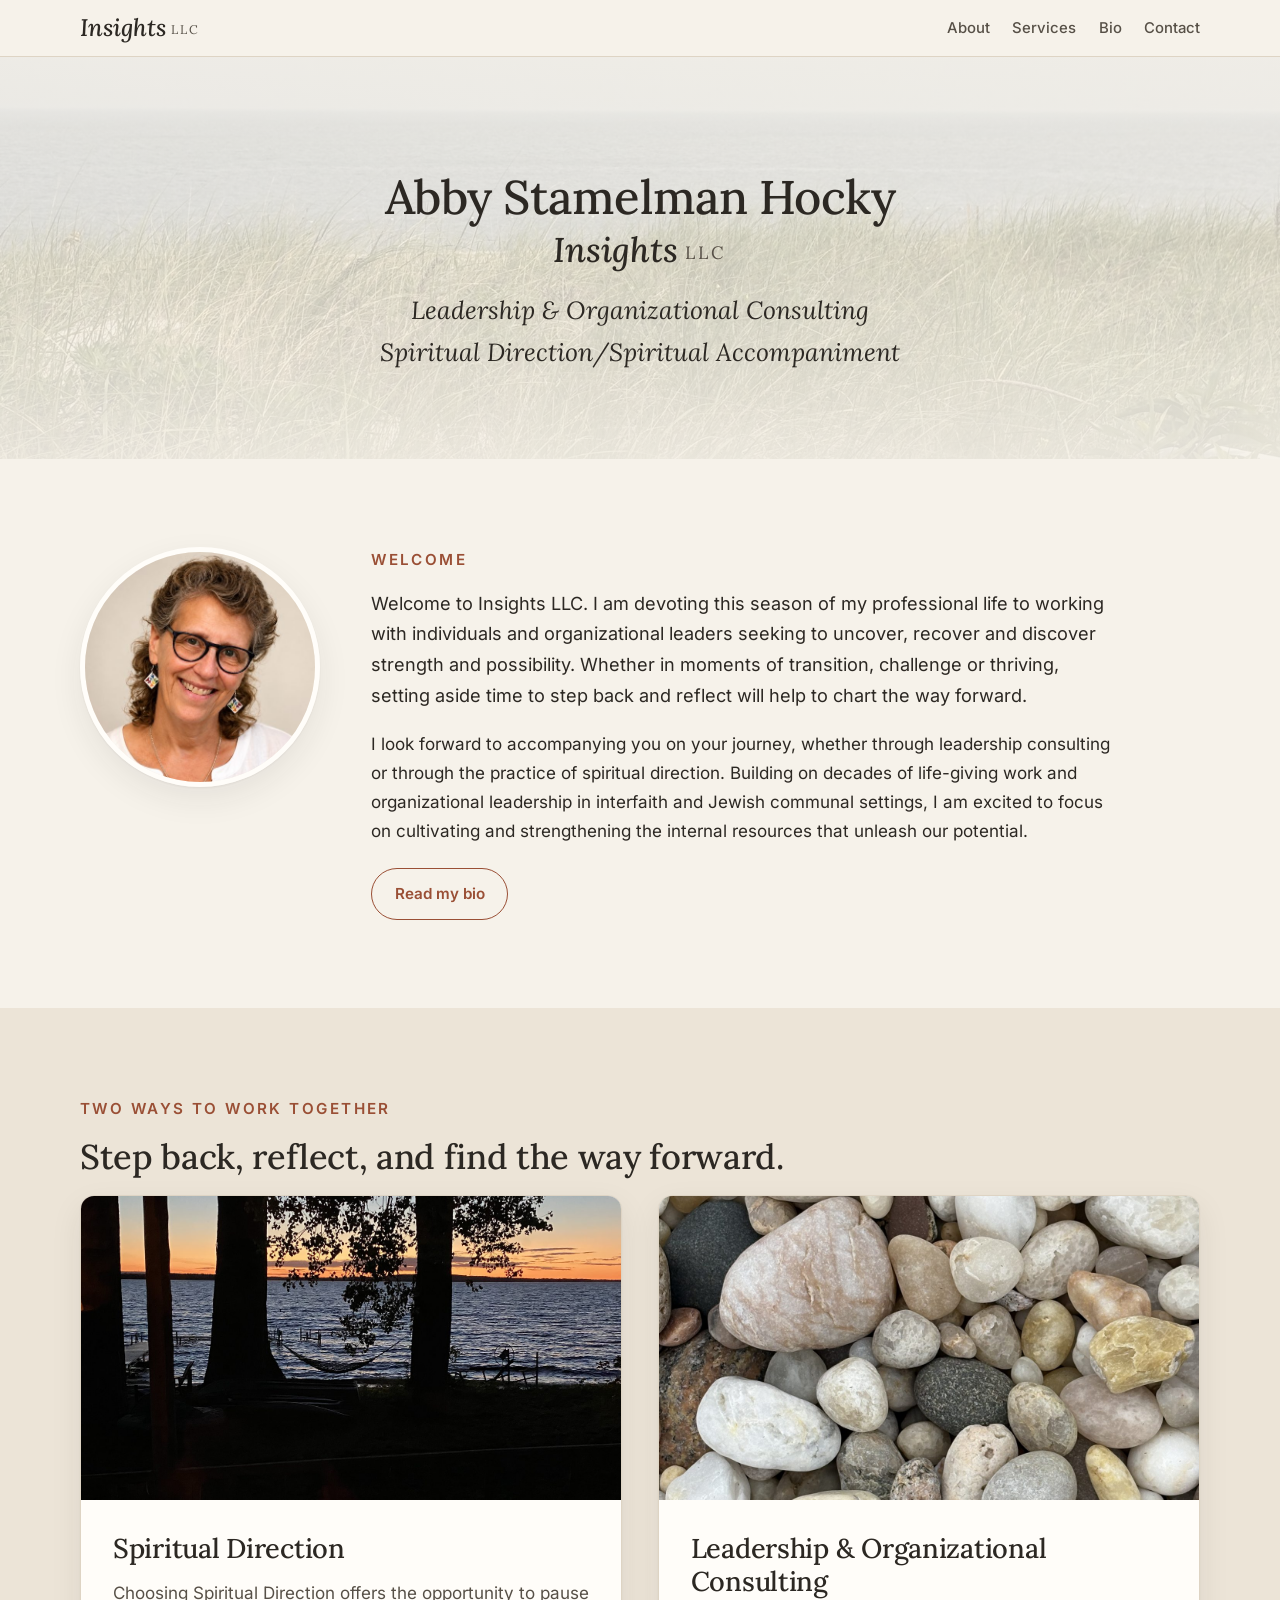
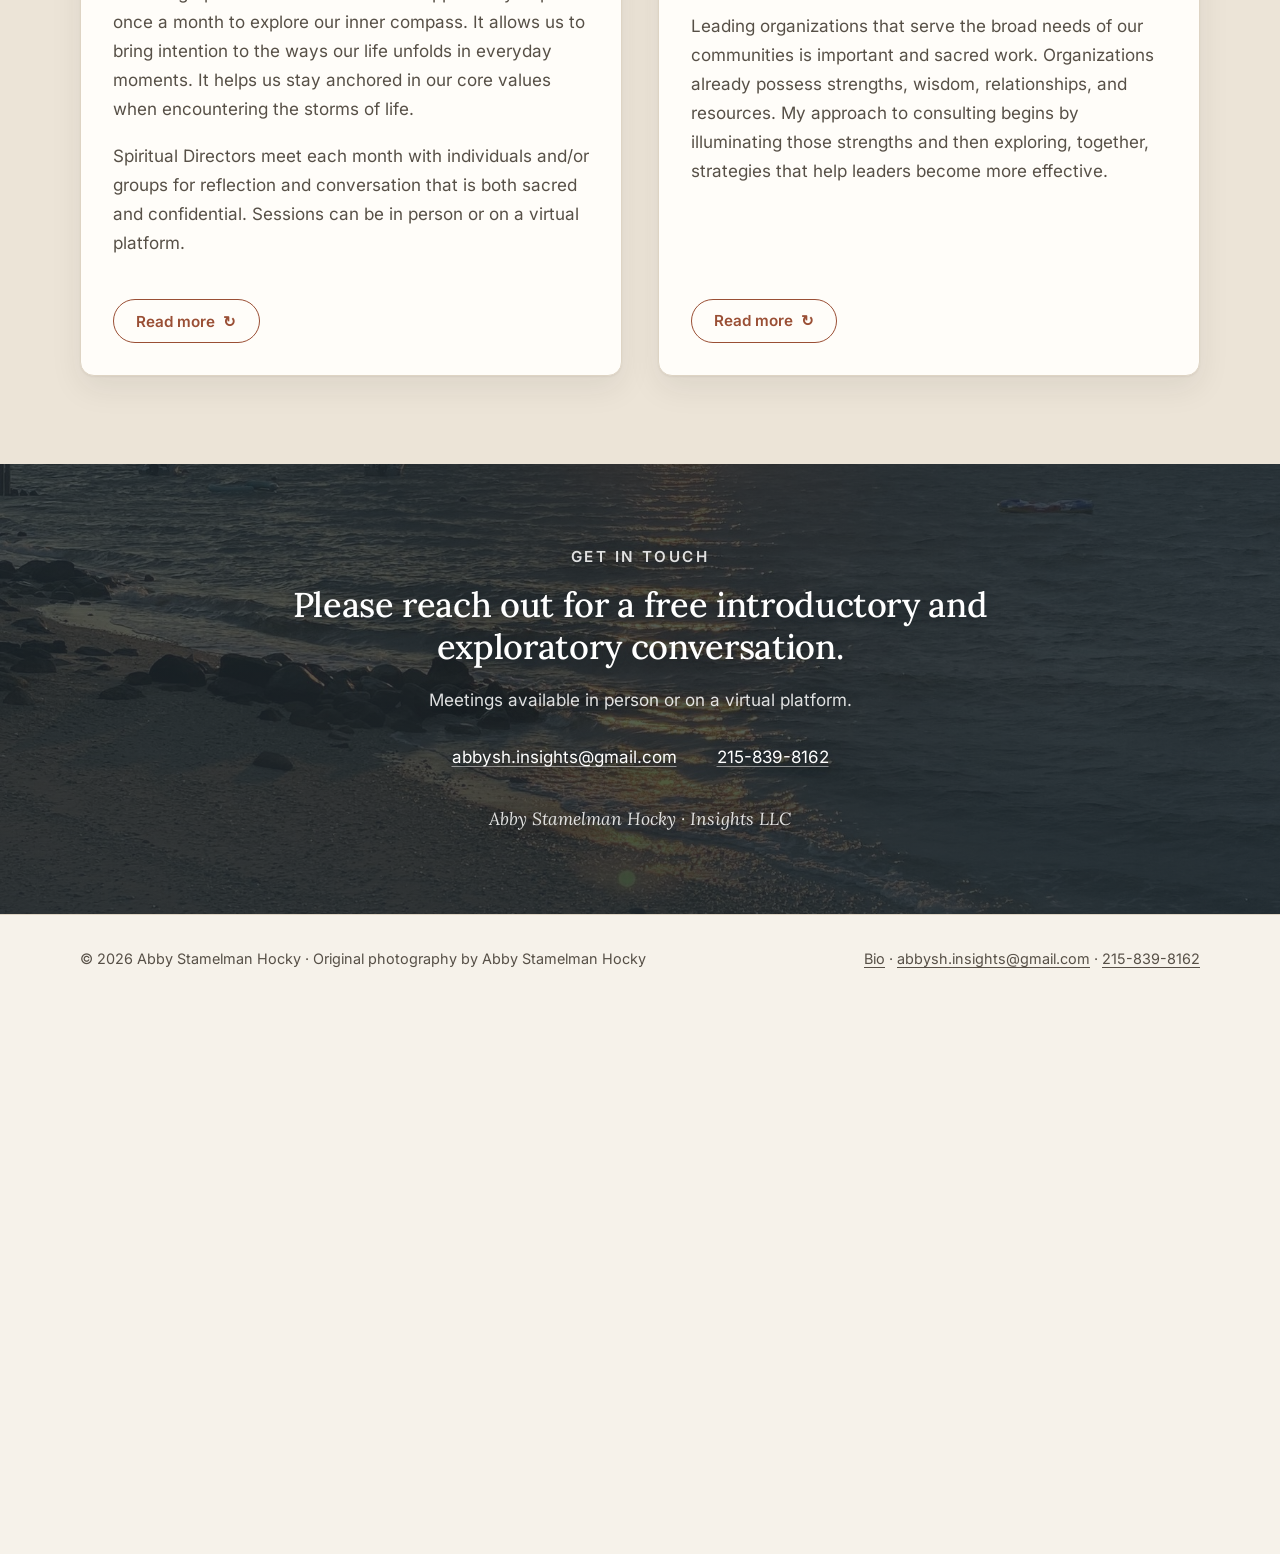
<file: index.html>
<!DOCTYPE html>
<!--
  GENERATED FILE — do not edit.
  This page is built from content.md and _template.html by build.py.
  Edit content.md and run:  python3 build.py
-->
<html lang="en" class="no-js">
<head>
<meta charset="utf-8">
<meta name="viewport" content="width=device-width, initial-scale=1">
<title>Insights LLC — Abby Stamelman Hocky</title>
<meta name="description" content="Insights LLC — Abby Stamelman Hocky. Leadership &amp; organizational consulting, and spiritual accompaniment (spiritual direction) for individuals, groups and organizational leaders.">
<meta name="theme-color" content="#f6f2ea">

<!-- The card shown when the address is texted, posted or pasted. The web
     addresses here must be absolute — a messaging app is reading this page
     from somewhere else entirely, so "images/…" would mean nothing to it.
     build.py works them out from site_url in content.md. -->
<meta property="og:type" content="website">
<meta property="og:site_name" content="Insights LLC">
<meta property="og:url" content="https://ash-insights.com/">
<meta property="og:title" content="Insights LLC — Abby Stamelman Hocky">
<meta property="og:description" content="Leadership &amp; organizational consulting, and spiritual accompaniment, for individuals, groups and organizational leaders.">
<meta property="og:image" content="https://ash-insights.com/images/social-card.jpg">
<meta property="og:image:width" content="1200">
<meta property="og:image:height" content="630">
<meta property="og:image:alt" content="Dune grass above a calm sea, above the words Insights LLC — Abby Stamelman Hocky">
<meta name="twitter:card" content="summary_large_image">
<link rel="canonical" href="https://ash-insights.com/">

<link rel="icon" href="favicon.svg" type="image/svg+xml">
<link rel="preload" href="fonts/inter-latin-400-normal.woff2" as="font" type="font/woff2" crossorigin>
<link rel="preload" href="fonts/lora-latin-500-normal.woff2" as="font" type="font/woff2" crossorigin>
<link rel="stylesheet" href="css/fonts.css">
<link rel="stylesheet" href="css/styles.css">
<script>document.documentElement.className = document.documentElement.className.replace('no-js', 'js');</script>
</head>

<body>
<a class="skip-link" href="#main">Skip to content</a>

<!-- ===================== HEADER ===================== -->
<header class="site-header">
  <div class="wrap">
    <a class="wordmark" href="index.html"><em>Insights</em><span>LLC</span></a>
    <nav class="site-nav" aria-label="Main">
      <ul>
        <li><a href="#about">About</a></li>
        <li><a href="#services">Services</a></li>
        <li><a href="bio.html">Bio</a></li>
        <li><a href="#contact">Contact</a></li>
      </ul>
    </nav>
  </div>
</header>

<main id="main">

  <!-- ===================== HERO ===================== -->
  <section class="hero">
    <div class="hero__media">
      <img src="images/ocean.jpg" alt="">
    </div>
    <div class="wrap hero__inner">
      <h1>Abby Stamelman Hocky</h1>
      <!-- The business name in the wordmark's own lettering, matching the
           header. It is fixed here rather than in content.md for the same
           reason the header wordmark is: it is a logo, not a line of text. -->
      <p class="wordmark name-mark hero__credential"><em>Insights</em><span>LLC</span></p>
      <p class="hero__services">
        <span class="line">Leadership &amp; Organizational Consulting</span><span class="line">Spiritual Direction/Spiritual Accompaniment</span>
      </p>
    </div>
  </section>

  <!-- ===================== WELCOME ===================== -->
  <section class="section" id="about">
    <div class="wrap welcome__grid">
      <div class="portrait">
        <img src="images/headshot.jpg" alt="Portrait of Abby Stamelman Hocky">
      </div>
      <div class="welcome__text">
        <p class="eyebrow">Welcome</p>
        <div class="prose">
          <p>Welcome to Insights LLC. I am devoting this season of my professional life to working with individuals and organizational leaders seeking to uncover, recover and discover strength and possibility. Whether in moments of transition, challenge or thriving, setting aside time to step back and reflect will help to chart the way forward.</p>
          <p>I look forward to accompanying you on your journey, whether through leadership consulting or through the practice of spiritual direction. Building on decades of life-giving work and organizational leadership in interfaith and Jewish communal settings, I am excited to focus on cultivating and strengthening the internal resources that unleash our potential.</p>
        </div>
        <p class="resume-link">
          <a class="btn btn--ghost" href="bio.html">Read my bio</a>
        </p>
      </div>
    </div>
  </section>

  <!-- ===================== SERVICES (FLIP CARDS) ===================== -->
  <section class="section section--band" id="services">
    <div class="wrap">
      <p class="eyebrow">Two ways to work together</p>
      <h2 class="narrow">Step back, reflect, and find the way forward.</h2>

      <div class="cards">

        <!-- ---------- Card one ---------- -->
        <article class="card" data-card>
          <div class="card__inner">

            <div class="card__face card__face--front">
              <div class="card__photo">
                <img src="images/lake.jpg" alt="A hammock strung between trees above a lake at dusk" loading="lazy">
              </div>
              <div class="card__body">
                <h2>Spiritual Direction</h2>
                <div class="prose">
                <p>Choosing Spiritual Direction offers the opportunity to pause once a month to explore our inner compass. It allows us to bring intention to the ways our life unfolds in everyday moments. It helps us stay anchored in our core values when encountering the storms of life.</p>
                <p>Spiritual Directors meet each month with individuals and/or groups for reflection and conversation that is both sacred and confidential. Sessions can be in person or on a virtual platform.</p>
                </div>
                <div class="card__actions">
                  <button class="btn btn--ghost" type="button" data-flip aria-expanded="false">
                    Read more <span aria-hidden="true">↻</span>
                  </button>
                </div>
              </div>
            </div>

            <div class="card__face card__face--back">
              <div class="card__back-scroll">
                <h2>Spiritual Accompaniment</h2>
                <div class="prose">
                <p>Whatever your spiritual or religious expression, your journey has likely taken twists and turns, rich with questions, doubts, and experiences of awe, wonder and mystery. Inviting a practice of Spiritual Accompaniment offers the opportunity for soulful exploration that can awaken new awareness of the resources available in the spiritual dimension of your life.</p>
                <h3>It is my privilege to work with people who are…</h3>
                <ul>
                <li><strong>In interfaith relationships,</strong> who find it valuable to explore what practices or traditions are important to hold onto and what is challenging to let go of;</li>
                <li><strong>Elders,</strong> with many life stories and relationships to reflect upon, treasure, reconcile and/or heal;</li>
                <li><strong>In moments of transition or struggle,</strong> seeking to anchor themselves and explore paths to inner strength and resilience;</li>
                <li><strong>Interested in spiritual accompaniment</strong> for any reason; or</li>
                <li><strong>Interested in participating in a small group</strong> for spiritual reflection. The monthly or semi-monthly schedule and location will be formed around interested participants.</li>
                </ul>
                <blockquote>
                <h4>Fees</h4>
                <p>Fees for hour-long <em>individual sessions</em> or ninety-minute <em>group sessions</em> are offered on a sliding scale. Please reach out for a free introductory and exploratory conversation.</p>
                </blockquote>
                <p><a href="https://www.jewishspirituality.org/kol-dodi-spiritual-director-listings">Read more about the practice of spiritual direction and the IJS training program</a>.</p>
                </div>
                <div class="card__actions">
                  <button class="btn btn--ghost" type="button" data-flip>
                    <span aria-hidden="true">↺</span> Back
                  </button>
                </div>
              </div>
            </div>

          </div>
        </article>

        <!-- ---------- Card two ---------- -->
        <article class="card" data-card>
          <div class="card__inner">

            <div class="card__face card__face--front">
              <div class="card__photo">
                <img src="images/rocks.jpg" alt="Smooth beach stones of many colours resting together" loading="lazy">
              </div>
              <div class="card__body">
                <h2>Leadership &amp; Organizational Consulting</h2>
                <div class="prose">
                <p>Leading organizations that serve the broad needs of our communities is important and sacred work. Organizations already possess strengths, wisdom, relationships, and resources. My approach to consulting begins by illuminating those strengths and then exploring, together, strategies that help leaders become more effective.</p>
                </div>
                <div class="card__actions">
                  <button class="btn btn--ghost" type="button" data-flip aria-expanded="false">
                    Read more <span aria-hidden="true">↻</span>
                  </button>
                </div>
              </div>
            </div>

            <div class="card__face card__face--back">
              <div class="card__back-scroll">
                <h2>Leadership &amp; Organizational Consulting</h2>
                <div class="prose">
                <h3>I bring particular professional expertise to the following focus areas:</h3>
                <ul>
                <li>
                <p><strong>Board &amp; Leadership Development.</strong> Recruiting and fostering strong Board leadership is critical to organizational excellence and integrity. What skills and perspectives are needed to stay in tune with your constituents and advance your organization&rsquo;s unique work? What are the characteristics of exceptional Board members who can maintain values-based decision-making and strong mission alignment?</p>
                <p>Open, honest Board–Staff relationships and communication are essential to effective governance. Navigating healthy conflict and creative tension is also important to strong organizations and sometimes calls for special attention.</p>
                </li>
                <li>
                <p><strong>Building a First-Rate Professional Team.</strong> People are an organization&rsquo;s greatest asset. Recruiting the right personnel and investing in your team can help ensure that you carry out your mission with integrity and vitality. At times, consultation on challenging or sensitive personnel issues is needed.</p>
                </li>
                <li>
                <p><strong>Planning for Succession.</strong> Leadership and founder transitions can be destabilizing. How do you plan and prepare thoughtfully for major professional and Board leadership transitions? How can you optimize the strength and stability offered by long-term leadership while creating a pathway for future growth?</p>
                <p>Even strong leadership can give rise to natural tensions and challenges, including resistance to change. Thoughtful attention to these dynamics can help organizations navigate transition with greater clarity and confidence.</p>
                </li>
                <li>
                <p><strong>Organizational Partnership &amp; Collaboration.</strong> Cultivating strong partnerships — with shared understanding and a clear division of responsibility — can be challenging. At the same time, collaborative models can enhance collective impact and make better use of resources. Periodically reviewing a partnership can clarify shared commitments and leadership responsibilities while strengthening ongoing communication and relationships.</p>
                </li>
                <li>
                <p><strong>Expanding Revenue &amp; Sharing Resources.</strong> There is great benefit in periodically assessing your organization&rsquo;s resource development capacity and strategies. Is there an opportunity to generate new, mission-aligned ideas for expanding revenue streams?</p>
                <p>Discovering creative ways to share overhead expenses, especially in hybrid work environments, can also free up resources to advance your core mission.</p>
                </li>
                <li>
                <p><strong>Engaging Community in Vibrant Religious &amp; Spiritual Life.</strong> There could not be a better time for spiritual communities to experiment with new ways of cultivating community, connection, and belonging. How can religious leaders and congregations listen more deeply to the emerging needs of their members? How might they respond creatively to a growing desire for meaning, connection, and spiritual vitality?</p>
                </li>
                </ul>
                <blockquote>
                <h4>Fees</h4>
                <p>An hourly or project-based fee will be determined once the scope of the consultation is defined. Please reach out for a free introductory and exploratory conversation.</p>
                </blockquote>
                </div>
                <div class="card__actions">
                  <button class="btn btn--ghost" type="button" data-flip>
                    <span aria-hidden="true">↺</span> Back
                  </button>
                </div>
              </div>
            </div>

          </div>
        </article>

      </div>
    </div>
  </section>

  <!-- ===================== CONTACT ===================== -->
  <section class="contact" id="contact">
    <div class="contact__media">
      <img src="images/sunset.jpg" alt="" loading="lazy">
    </div>
    <div class="wrap contact__inner">
      <div class="narrow">
        <p class="eyebrow eyebrow--light">Get in touch</p>
        <h2>Please reach out for a free introductory and exploratory conversation.</h2>
        <div class="prose">
          <p>Meetings available in person or on a virtual platform.</p>
        </div>
        <ul class="contact__details">
          <li><a href="mailto:abbysh.insights@gmail.com">abbysh.insights@gmail.com</a></li>
          <li><a href="tel:+12158398162">215-839-8162</a></li>
        </ul>
        <p class="contact__signoff">Abby Stamelman Hocky · Insights LLC</p>
      </div>
    </div>
  </section>

</main>

<!-- ===================== FOOTER ===================== -->
<footer class="site-footer">
  <div class="wrap">
    <p>&copy; <span id="year">2026</span> Abby Stamelman Hocky · Original photography by Abby Stamelman Hocky</p>
    <p><a href="bio.html">Bio</a> · <a href="mailto:abbysh.insights@gmail.com">abbysh.insights@gmail.com</a> · <a href="tel:+12158398162">215-839-8162</a></p>
  </div>
</footer>

<script src="js/main.js"></script>
</body>
</html>
</file>
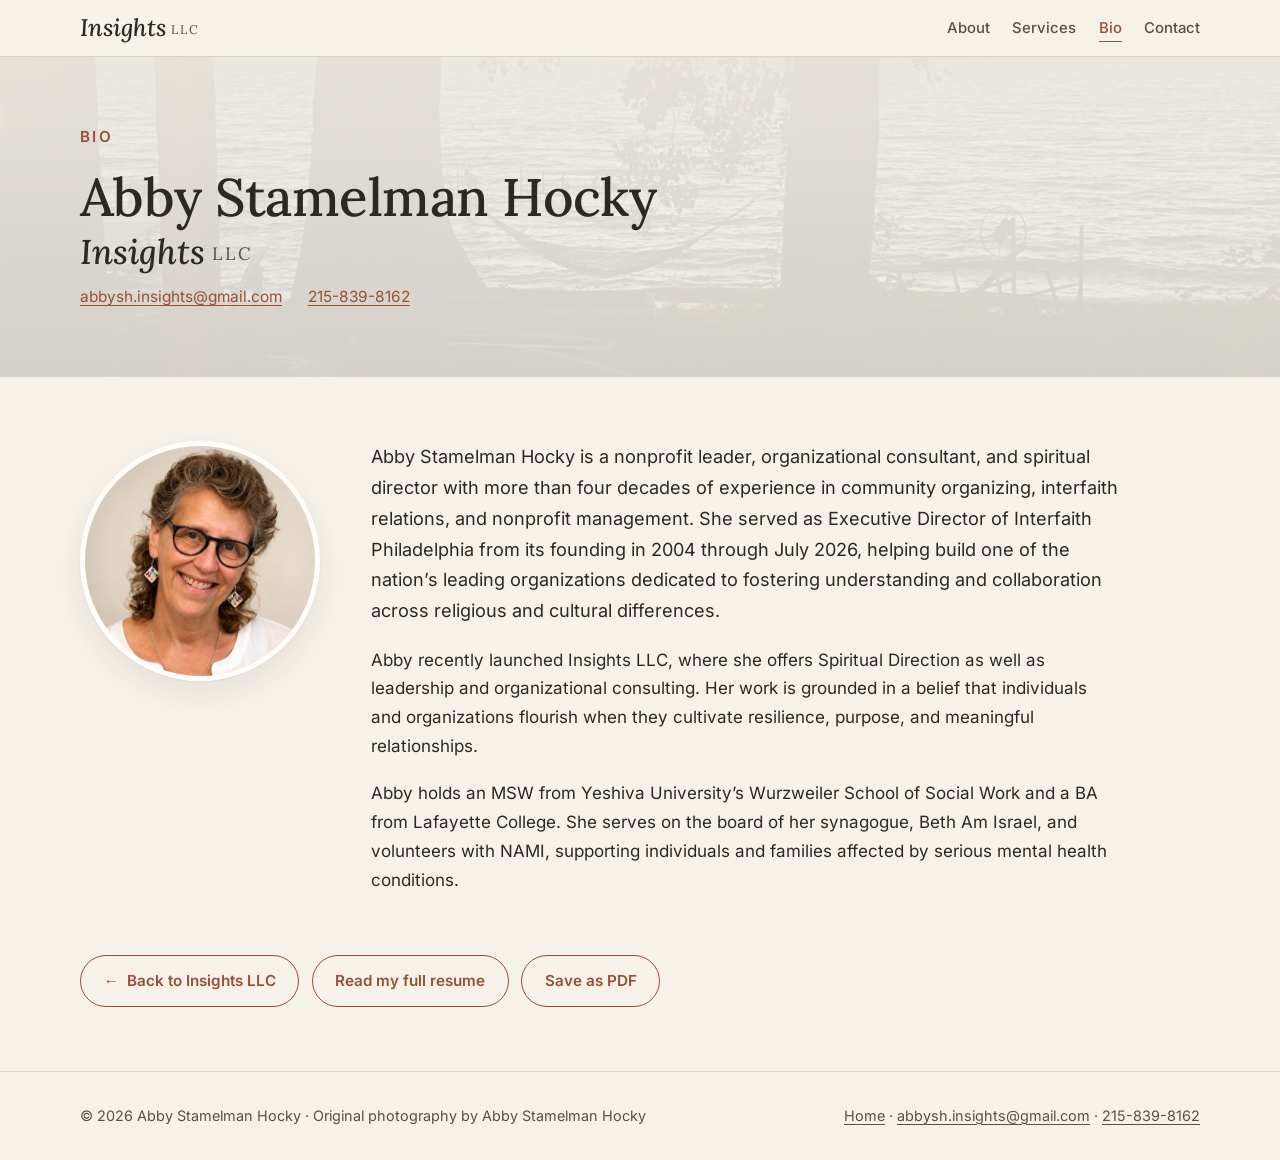
<file: bio.html>
<!DOCTYPE html>
<html lang="en" class="no-js">
<head>
<meta charset="utf-8">
<meta name="viewport" content="width=device-width, initial-scale=1">
<title>Bio — Abby Stamelman Hocky · Insights LLC</title>
<meta name="description" content="Abby Stamelman Hocky is a nonprofit leader, organizational consultant and spiritual director with more than four decades of experience in community organizing, interfaith relations and nonprofit management.">
<meta name="theme-color" content="#f6f2ea">

<!-- The card shown when the address of this page is texted, posted or pasted.
     These addresses are written out in full on purpose — a messaging app is
     reading the page from elsewhere, so "images/…" would mean nothing to it.
     On the main page the same tags are built from content.md instead. -->
<meta property="og:type" content="profile">
<meta property="og:site_name" content="Insights LLC">
<meta property="og:url" content="https://ash-insights.com/bio.html">
<meta property="og:title" content="Bio — Abby Stamelman Hocky">
<meta property="og:description" content="Abby Stamelman Hocky is a nonprofit leader, organizational consultant and spiritual director with more than four decades of experience in community organizing, interfaith relations and nonprofit management.">
<meta property="og:image" content="https://ash-insights.com/images/social-card.jpg">
<meta property="og:image:width" content="1200">
<meta property="og:image:height" content="630">
<meta property="og:image:alt" content="Dune grass above a calm sea, above the words Insights LLC — Abby Stamelman Hocky">
<meta name="twitter:card" content="summary_large_image">
<link rel="canonical" href="https://ash-insights.com/bio.html">

<link rel="icon" href="favicon.svg" type="image/svg+xml">
<link rel="preload" href="fonts/inter-latin-400-normal.woff2" as="font" type="font/woff2" crossorigin>
<link rel="preload" href="fonts/lora-latin-500-normal.woff2" as="font" type="font/woff2" crossorigin>
<link rel="stylesheet" href="css/fonts.css">
<link rel="stylesheet" href="css/styles.css">
<script>document.documentElement.className = document.documentElement.className.replace('no-js', 'js');</script>
</head>

<body>
<a class="skip-link" href="#main">Skip to content</a>

<!-- ===================== HEADER ===================== -->
<header class="site-header">
  <div class="wrap">
    <a class="wordmark" href="index.html"><em>Insights</em><span>LLC</span></a>
    <nav class="site-nav" aria-label="Main">
      <ul>
        <li><a href="index.html#about">About</a></li>
        <li><a href="index.html#services">Services</a></li>
        <li><a href="bio.html" aria-current="page">Bio</a></li>
        <li><a href="index.html#contact">Contact</a></li>
      </ul>
    </nav>
  </div>
</header>

<main id="main">

  <!-- ===================== PAGE HEAD ===================== -->
  <section class="page-head">
    <div class="page-head__media">
      <img src="images/lake.jpg" alt="" width="1400" height="1050">
    </div>
    <div class="wrap page-head__inner">
      <p class="eyebrow">Bio</p>
      <h1>Abby Stamelman Hocky</h1>
      <p class="wordmark name-mark page-head__mark"><em>Insights</em><span>LLC</span></p>
      <ul class="page-head__contact">
        <li><a href="mailto:abbysh.insights@gmail.com">abbysh.insights@gmail.com</a></li>
        <li><a href="tel:+12158398162">215-839-8162</a></li>
      </ul>
    </div>
  </section>

  <!-- ===================== BIO ===================== -->
  <div class="wrap bio">
    <div class="welcome__grid">
      <div class="portrait">
        <img src="images/headshot.jpg" alt="Portrait of Abby Stamelman Hocky">
      </div>
      <div class="welcome__text">
        <div class="prose">
          <p>Abby Stamelman Hocky is a nonprofit leader, organizational consultant, and
            spiritual director with more than four decades of experience in community
            organizing, interfaith relations, and nonprofit management. She served as
            Executive Director of Interfaith Philadelphia from its founding in 2004
            through July 2026, helping build one of the nation&rsquo;s leading organizations
            dedicated to fostering understanding and collaboration across religious and
            cultural differences.</p>

          <p>Abby recently launched Insights LLC, where she offers Spiritual Direction as
            well as leadership and organizational consulting. Her work is grounded in a
            belief that individuals and organizations flourish when they cultivate
            resilience, purpose, and meaningful relationships.</p>

          <p>Abby holds an MSW from Yeshiva University&rsquo;s Wurzweiler School of Social Work
            and a BA from Lafayette College. She serves on the board of her synagogue,
            Beth Am Israel, and volunteers with NAMI, supporting individuals and families
            affected by serious mental health conditions.</p>
        </div>
      </div>
    </div>

    <p class="back-link">
      <a class="btn btn--ghost" href="index.html"><span aria-hidden="true">←</span> Back to Insights LLC</a>
      <a class="btn btn--ghost" href="resume.html">Read my full resume</a>
      <!-- Opens the browser's own print dialog, where "Save as PDF" is one of
           the destinations. Hidden when JavaScript is unavailable, since it
           would do nothing. -->
      <button class="btn btn--ghost" type="button" data-print>Save as PDF</button>
    </p>
  </div>
</main>

<!-- ===================== FOOTER ===================== -->
<footer class="site-footer">
  <div class="wrap">
    <p style="margin:0">&copy; <span id="year">2026</span> Abby Stamelman Hocky · Original photography by Abby Stamelman Hocky</p>
    <p style="margin:0"><a href="index.html">Home</a> · <a href="mailto:abbysh.insights@gmail.com">abbysh.insights@gmail.com</a> · <a href="tel:+12158398162">215-839-8162</a></p>
  </div>
</footer>

<script src="js/main.js"></script>
</body>
</html>
</file>
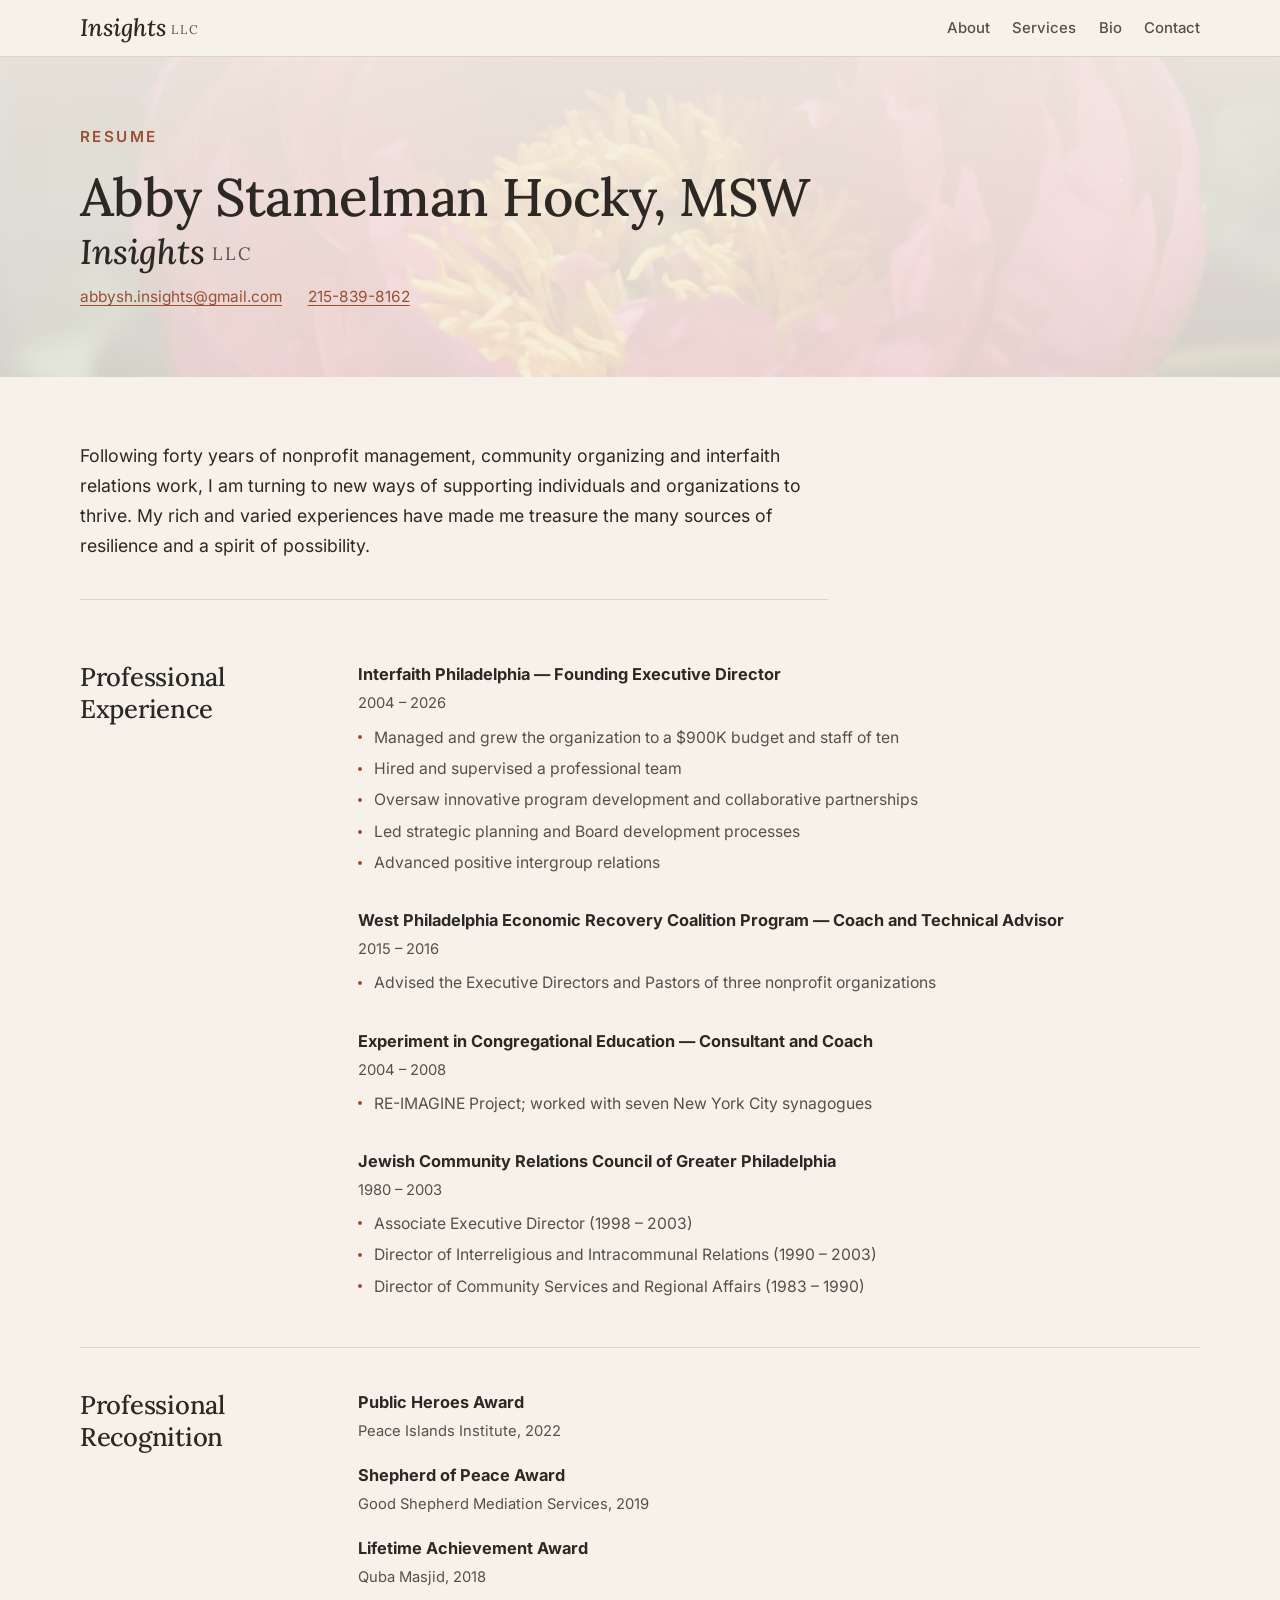
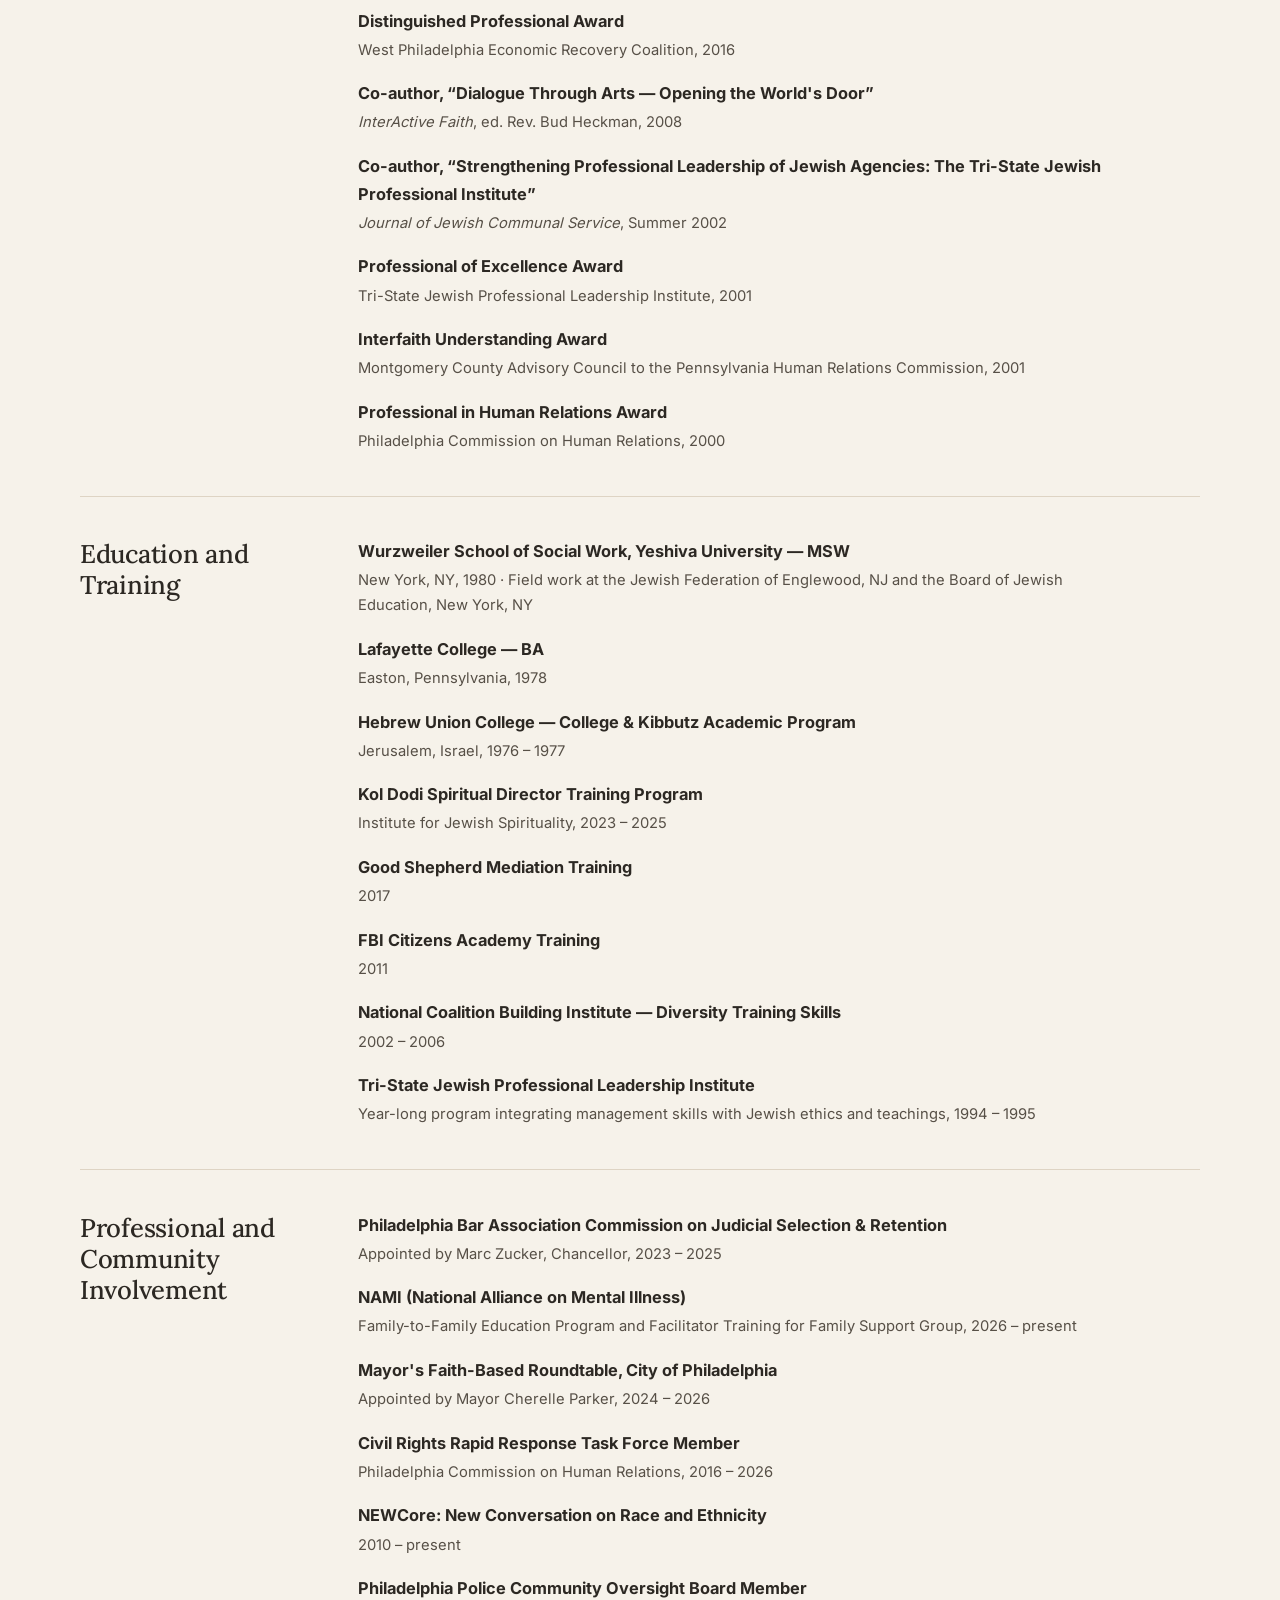
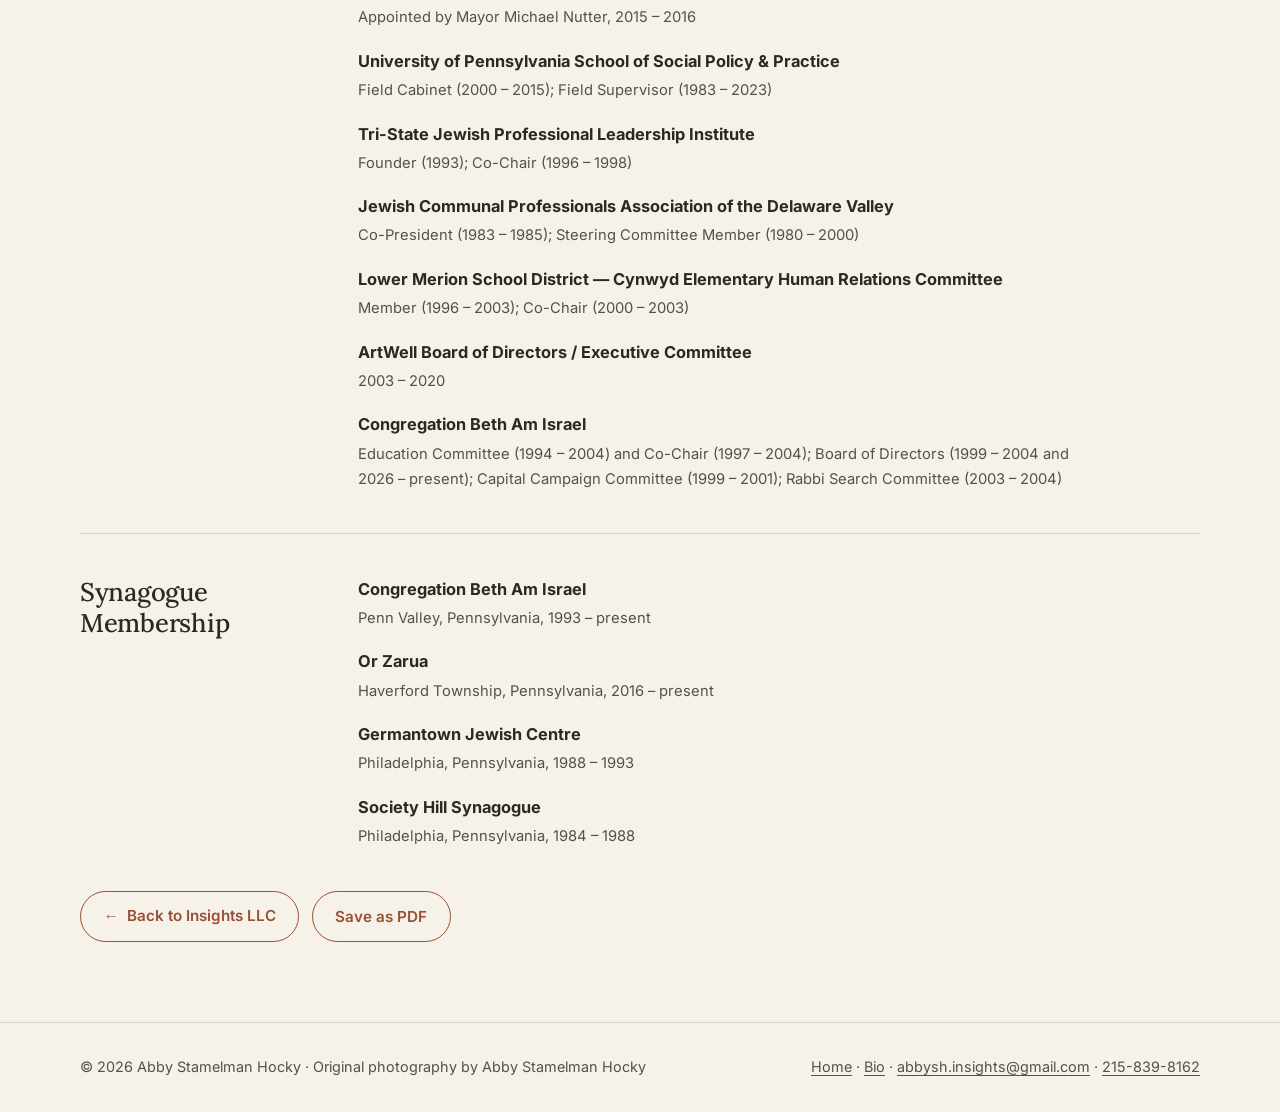
<file: resume.html>
<!DOCTYPE html>
<html lang="en" class="no-js">
<head>
<meta charset="utf-8">
<meta name="viewport" content="width=device-width, initial-scale=1">
<title>Resume — Abby Stamelman Hocky, MSW · Insights LLC</title>
<meta name="description" content="Professional experience, recognition, education and community involvement of Abby Stamelman Hocky, MSW, founder of Insights LLC.">
<meta name="theme-color" content="#f6f2ea">

<!-- The card shown when the address of this page is texted, posted or pasted.
     These addresses are written out in full on purpose — a messaging app is
     reading the page from elsewhere, so "images/…" would mean nothing to it.
     On the main page the same tags are built from content.md instead. -->
<meta property="og:type" content="profile">
<meta property="og:site_name" content="Insights LLC">
<meta property="og:url" content="https://ash-insights.com/resume.html">
<meta property="og:title" content="Resume — Abby Stamelman Hocky, MSW">
<meta property="og:description" content="Professional experience, recognition, education and community involvement of Abby Stamelman Hocky, MSW, founder of Insights LLC.">
<meta property="og:image" content="https://ash-insights.com/images/social-card.jpg">
<meta property="og:image:width" content="1200">
<meta property="og:image:height" content="630">
<meta property="og:image:alt" content="Dune grass above a calm sea, above the words Insights LLC — Abby Stamelman Hocky">
<meta name="twitter:card" content="summary_large_image">
<link rel="canonical" href="https://ash-insights.com/resume.html">

<link rel="icon" href="favicon.svg" type="image/svg+xml">
<link rel="preload" href="fonts/inter-latin-400-normal.woff2" as="font" type="font/woff2" crossorigin>
<link rel="preload" href="fonts/lora-latin-500-normal.woff2" as="font" type="font/woff2" crossorigin>
<link rel="stylesheet" href="css/fonts.css">
<link rel="stylesheet" href="css/styles.css">
<script>document.documentElement.className = document.documentElement.className.replace('no-js', 'js');</script>
</head>

<body>
<a class="skip-link" href="#main">Skip to content</a>

<!-- ===================== HEADER ===================== -->
<header class="site-header">
  <div class="wrap">
    <a class="wordmark" href="index.html"><em>Insights</em><span>LLC</span></a>
    <nav class="site-nav" aria-label="Main">
      <ul>
        <li><a href="index.html#about">About</a></li>
        <li><a href="index.html#services">Services</a></li>
        <li><a href="bio.html">Bio</a></li>
        <li><a href="index.html#contact">Contact</a></li>
      </ul>
    </nav>
  </div>
</header>

<main id="main">

  <!-- ===================== PAGE HEAD ===================== -->
  <section class="page-head">
    <div class="page-head__media">
      <img src="images/flower.jpg" alt="" width="1400" height="933">
    </div>
    <div class="wrap page-head__inner">
      <p class="eyebrow">Resume</p>
      <h1>Abby Stamelman Hocky, MSW</h1>
      <p class="wordmark name-mark page-head__mark"><em>Insights</em><span>LLC</span></p>
      <ul class="page-head__contact">
        <li><a href="mailto:abbysh.insights@gmail.com">abbysh.insights@gmail.com</a></li>
        <li><a href="tel:+12158398162">215-839-8162</a></li>
      </ul>
    </div>
  </section>

  <!-- ===================== RESUME ===================== -->
  <div class="wrap resume">

    <p class="resume__summary">
      Following forty years of nonprofit management, community organizing and interfaith relations work,
      I am turning to new ways of supporting individuals and organizations to thrive. My rich and varied
      experiences have made me treasure the many sources of resilience and a spirit of possibility.
    </p>

    <!-- ---------- Professional experience ---------- -->
    <section class="resume__section">
      <div class="resume__grid">
        <h2>Professional Experience</h2>
        <div>

          <div class="entry">
            <p class="entry__title">Interfaith Philadelphia — Founding Executive Director</p>
            <p class="entry__meta">2004 – 2026</p>
            <ul>
              <li>Managed and grew the organization to a $900K budget and staff of ten</li>
              <li>Hired and supervised a professional team</li>
              <li>Oversaw innovative program development and collaborative partnerships</li>
              <li>Led strategic planning and Board development processes</li>
              <li>Advanced positive intergroup relations</li>
            </ul>
          </div>

          <div class="entry">
            <p class="entry__title">West Philadelphia Economic Recovery Coalition Program — Coach and Technical Advisor</p>
            <p class="entry__meta">2015 – 2016</p>
            <ul>
              <li>Advised the Executive Directors and Pastors of three nonprofit organizations</li>
            </ul>
          </div>

          <div class="entry">
            <p class="entry__title">Experiment in Congregational Education — Consultant and Coach</p>
            <p class="entry__meta">2004 – 2008</p>
            <ul>
              <li>RE-IMAGINE Project; worked with seven New York City synagogues</li>
            </ul>
          </div>

          <div class="entry">
            <p class="entry__title">Jewish Community Relations Council of Greater Philadelphia</p>
            <p class="entry__meta">1980 – 2003</p>
            <ul>
              <li>Associate Executive Director (1998 – 2003)</li>
              <li>Director of Interreligious and Intracommunal Relations (1990 – 2003)</li>
              <li>Director of Community Services and Regional Affairs (1983 – 1990)</li>
            </ul>
          </div>

        </div>
      </div>
    </section>

    <!-- ---------- Recognition and publications ---------- -->
    <section class="resume__section">
      <div class="resume__grid">
        <h2>Professional Recognition</h2>
        <div>
          <ul class="plain-list">
            <li>
              <p class="entry__title">Public Heroes Award</p>
              <p class="entry__meta">Peace Islands Institute, 2022</p>
            </li>
            <li>
              <p class="entry__title">Shepherd of Peace Award</p>
              <p class="entry__meta">Good Shepherd Mediation Services, 2019</p>
            </li>
            <li>
              <p class="entry__title">Lifetime Achievement Award</p>
              <p class="entry__meta">Quba Masjid, 2018</p>
            </li>
            <li>
              <p class="entry__title">Distinguished Professional Award</p>
              <p class="entry__meta">West Philadelphia Economic Recovery Coalition, 2016</p>
            </li>
            <li>
              <p class="entry__title">Co-author, “Dialogue Through Arts — Opening the World's Door”</p>
              <p class="entry__meta"><em>InterActive Faith</em>, ed. Rev. Bud Heckman, 2008</p>
            </li>
            <li>
              <p class="entry__title">Co-author, “Strengthening Professional Leadership of Jewish Agencies: The Tri-State Jewish Professional Institute”</p>
              <p class="entry__meta"><em>Journal of Jewish Communal Service</em>, Summer 2002</p>
            </li>
            <li>
              <p class="entry__title">Professional of Excellence Award</p>
              <p class="entry__meta">Tri-State Jewish Professional Leadership Institute, 2001</p>
            </li>
            <li>
              <p class="entry__title">Interfaith Understanding Award</p>
              <p class="entry__meta">Montgomery County Advisory Council to the Pennsylvania Human Relations Commission, 2001</p>
            </li>
            <li>
              <p class="entry__title">Professional in Human Relations Award</p>
              <p class="entry__meta">Philadelphia Commission on Human Relations, 2000</p>
            </li>
          </ul>
        </div>
      </div>
    </section>

    <!-- ---------- Education and training ---------- -->
    <section class="resume__section">
      <div class="resume__grid">
        <h2>Education and Training</h2>
        <div>
          <ul class="plain-list">
            <li>
              <p class="entry__title">Wurzweiler School of Social Work, Yeshiva University — MSW</p>
              <p class="entry__meta">New York, NY, 1980 · Field work at the Jewish Federation of Englewood, NJ and the Board of Jewish Education, New York, NY</p>
            </li>
            <li>
              <p class="entry__title">Lafayette College — BA</p>
              <p class="entry__meta">Easton, Pennsylvania, 1978</p>
            </li>
            <li>
              <p class="entry__title">Hebrew Union College — College &amp; Kibbutz Academic Program</p>
              <p class="entry__meta">Jerusalem, Israel, 1976 – 1977</p>
            </li>
            <li>
              <p class="entry__title">Kol Dodi Spiritual Director Training Program</p>
              <p class="entry__meta">Institute for Jewish Spirituality, 2023 – 2025</p>
            </li>
            <li>
              <p class="entry__title">Good Shepherd Mediation Training</p>
              <p class="entry__meta">2017</p>
            </li>
            <li>
              <p class="entry__title">FBI Citizens Academy Training</p>
              <p class="entry__meta">2011</p>
            </li>
            <li>
              <p class="entry__title">National Coalition Building Institute — Diversity Training Skills</p>
              <p class="entry__meta">2002 – 2006</p>
            </li>
            <li>
              <p class="entry__title">Tri-State Jewish Professional Leadership Institute</p>
              <p class="entry__meta">Year-long program integrating management skills with Jewish ethics and teachings, 1994 – 1995</p>
            </li>
          </ul>
        </div>
      </div>
    </section>

    <!-- ---------- Professional and community involvement ---------- -->
    <section class="resume__section">
      <div class="resume__grid">
        <h2>Professional and Community Involvement</h2>
        <div>
          <ul class="plain-list">
            <li>
              <p class="entry__title">Philadelphia Bar Association Commission on Judicial Selection &amp; Retention</p>
              <p class="entry__meta">Appointed by Marc Zucker, Chancellor, 2023 – 2025</p>
            </li>
            <li>
              <p class="entry__title">NAMI (National Alliance on Mental Illness)</p>
              <p class="entry__meta">Family-to-Family Education Program and Facilitator Training for Family Support Group, 2026 – present</p>
            </li>
            <li>
              <p class="entry__title">Mayor's Faith-Based Roundtable, City of Philadelphia</p>
              <p class="entry__meta">Appointed by Mayor Cherelle Parker, 2024 – 2026</p>
            </li>
            <li>
              <p class="entry__title">Civil Rights Rapid Response Task Force Member</p>
              <p class="entry__meta">Philadelphia Commission on Human Relations, 2016 – 2026</p>
            </li>
            <li>
              <p class="entry__title">NEWCore: New Conversation on Race and Ethnicity</p>
              <p class="entry__meta">2010 – present</p>
            </li>
            <li>
              <p class="entry__title">Philadelphia Police Community Oversight Board Member</p>
              <p class="entry__meta">Appointed by Mayor Michael Nutter, 2015 – 2016</p>
            </li>
            <li>
              <p class="entry__title">University of Pennsylvania School of Social Policy &amp; Practice</p>
              <p class="entry__meta">Field Cabinet (2000 – 2015); Field Supervisor (1983 – 2023)</p>
            </li>
            <li>
              <p class="entry__title">Tri-State Jewish Professional Leadership Institute</p>
              <p class="entry__meta">Founder (1993); Co-Chair (1996 – 1998)</p>
            </li>
            <li>
              <p class="entry__title">Jewish Communal Professionals Association of the Delaware Valley</p>
              <p class="entry__meta">Co-President (1983 – 1985); Steering Committee Member (1980 – 2000)</p>
            </li>
            <li>
              <p class="entry__title">Lower Merion School District — Cynwyd Elementary Human Relations Committee</p>
              <p class="entry__meta">Member (1996 – 2003); Co-Chair (2000 – 2003)</p>
            </li>
            <li>
              <p class="entry__title">ArtWell Board of Directors / Executive Committee</p>
              <p class="entry__meta">2003 – 2020</p>
            </li>
            <li>
              <p class="entry__title">Congregation Beth Am Israel</p>
              <p class="entry__meta">Education Committee (1994 – 2004) and Co-Chair (1997 – 2004); Board of Directors (1999 – 2004 and 2026 – present); Capital Campaign Committee (1999 – 2001); Rabbi Search Committee (2003 – 2004)</p>
            </li>
          </ul>
        </div>
      </div>
    </section>

    <!-- ---------- Synagogue membership ---------- -->
    <section class="resume__section">
      <div class="resume__grid">
        <h2>Synagogue Membership</h2>
        <div>
          <ul class="plain-list">
            <li>
              <p class="entry__title">Congregation Beth Am Israel</p>
              <p class="entry__meta">Penn Valley, Pennsylvania, 1993 – present</p>
            </li>
            <li>
              <p class="entry__title">Or Zarua</p>
              <p class="entry__meta">Haverford Township, Pennsylvania, 2016 – present</p>
            </li>
            <li>
              <p class="entry__title">Germantown Jewish Centre</p>
              <p class="entry__meta">Philadelphia, Pennsylvania, 1988 – 1993</p>
            </li>
            <li>
              <p class="entry__title">Society Hill Synagogue</p>
              <p class="entry__meta">Philadelphia, Pennsylvania, 1984 – 1988</p>
            </li>
          </ul>
        </div>
      </div>
    </section>

    <p class="back-link">
      <a class="btn btn--ghost" href="index.html"><span aria-hidden="true">←</span> Back to Insights LLC</a>
      <!-- Opens the browser's own print dialog, where "Save as PDF" is one of
           the destinations. Hidden when JavaScript is unavailable. -->
      <button class="btn btn--ghost" type="button" data-print>Save as PDF</button>
    </p>

  </div>
</main>

<!-- ===================== FOOTER ===================== -->
<footer class="site-footer">
  <div class="wrap">
    <p style="margin:0">&copy; <span id="year">2026</span> Abby Stamelman Hocky · Original photography by Abby Stamelman Hocky</p>
    <p style="margin:0"><a href="index.html">Home</a> · <a href="bio.html">Bio</a> · <a href="mailto:abbysh.insights@gmail.com">abbysh.insights@gmail.com</a> · <a href="tel:+12158398162">215-839-8162</a></p>
  </div>
</footer>

<script src="js/main.js"></script>
</body>
</html>
</file>
<file: css/fonts.css>
/* ==========================================================================
   Web fonts, stored with the site so there is nothing to load from elsewhere.
   Lora (serif) for headings, Inter (sans) for body text.
   Both are open-source SIL Open Font License typefaces.
   ========================================================================== */

@font-face {
  font-family: "Inter"; font-style: normal; font-weight: 400; font-display: swap;
  src: url("../fonts/inter-latin-400-normal.woff2") format("woff2");
}
@font-face {
  font-family: "Inter"; font-style: normal; font-weight: 500; font-display: swap;
  src: url("../fonts/inter-latin-500-normal.woff2") format("woff2");
}
@font-face {
  font-family: "Inter"; font-style: normal; font-weight: 600; font-display: swap;
  src: url("../fonts/inter-latin-600-normal.woff2") format("woff2");
}
@font-face {
  font-family: "Inter"; font-style: normal; font-weight: 700; font-display: swap;
  src: url("../fonts/inter-latin-700-normal.woff2") format("woff2");
}

@font-face {
  font-family: "Lora"; font-style: normal; font-weight: 400; font-display: swap;
  src: url("../fonts/lora-latin-400-normal.woff2") format("woff2");
}
@font-face {
  font-family: "Lora"; font-style: normal; font-weight: 500; font-display: swap;
  src: url("../fonts/lora-latin-500-normal.woff2") format("woff2");
}
@font-face {
  font-family: "Lora"; font-style: italic; font-weight: 400; font-display: swap;
  src: url("../fonts/lora-latin-400-italic.woff2") format("woff2");
}
@font-face {
  font-family: "Lora"; font-style: italic; font-weight: 500; font-display: swap;
  src: url("../fonts/lora-latin-500-italic.woff2") format("woff2");
}
</file>
<file: css/styles.css>
/* ==========================================================================
   Insights LLC — stylesheet
   Palette: warm stone & sand
   Sections are labelled so they are easy to find when editing.
   ========================================================================== */

/* --- 1. Design tokens (change a colour here and it changes everywhere) --- */
:root {
  --sand:      #f6f2ea;   /* page background            */
  --sand-deep: #ece4d7;   /* alternating section band   */
  --paper:     #fffdf9;   /* cards and panels           */
  --ink:       #2c2823;   /* body text                  */
  --ink-soft:  #575047;   /* secondary text             */
  --clay:      #9a4f35;   /* accent: links, rules       */
  --clay-deep: #7d3f2a;   /* accent on hover            */
  --slate:     #33454f;   /* deep band background       */
  --line:      #ded4c4;   /* hairlines                  */

  --serif: "Lora", Georgia, "Times New Roman", serif;
  --sans:  "Inter", -apple-system, BlinkMacSystemFont, "Segoe UI", Roboto, Helvetica, Arial, sans-serif;

  --measure: 68ch;        /* comfortable reading width  */
  --radius: 14px;
  --shadow: 0 1px 2px rgba(44, 40, 35, .06), 0 12px 32px rgba(44, 40, 35, .08);
  --shadow-lift: 0 2px 6px rgba(44, 40, 35, .08), 0 22px 48px rgba(44, 40, 35, .14);
}

/* --- 2. Base ------------------------------------------------------------- */
*, *::before, *::after { box-sizing: border-box; }

html { scroll-behavior: smooth; }
@media (prefers-reduced-motion: reduce) { html { scroll-behavior: auto; } }

body {
  margin: 0;
  background: var(--sand);
  color: var(--ink);
  font-family: var(--sans);
  font-size: 1.0625rem;
  line-height: 1.7;
  -webkit-font-smoothing: antialiased;
  text-rendering: optimizeLegibility;
}

img { max-width: 100%; display: block; }

a {
  color: var(--clay);
  text-underline-offset: .18em;
  text-decoration-thickness: .06em;
}
a:hover { color: var(--clay-deep); }

h1, h2, h3, h4 {
  font-family: var(--serif);
  font-weight: 500;
  line-height: 1.22;
  letter-spacing: -0.01em;
  color: var(--ink);
  margin: 0 0 .5em;
}
h1 { font-size: clamp(2.1rem, 5.2vw, 3.3rem); }
h2 { font-size: clamp(1.6rem, 3.4vw, 2.15rem); }
h3 { font-size: clamp(1.15rem, 2.2vw, 1.35rem); }
p  { margin: 0 0 1.1em; }
p:last-child { margin-bottom: 0; }

:focus-visible {
  outline: 3px solid var(--clay);
  outline-offset: 3px;
  border-radius: 4px;
}

.wrap { width: min(1120px, 100% - 2.5rem); margin-inline: auto; }
.narrow { max-width: var(--measure); }

.skip-link {
  position: absolute; left: -9999px; top: 0;
  background: var(--slate); color: #fff; padding: .7rem 1.1rem; z-index: 100;
  border-radius: 0 0 var(--radius) 0;
}
.skip-link:focus { left: 0; }

.eyebrow {
  font-family: var(--sans);
  font-size: .95rem;
  font-weight: 600;
  letter-spacing: .16em;
  text-transform: uppercase;
  color: var(--clay);
  margin: 0 0 .9rem;
}

/* --- 3. Wordmark & site header ------------------------------------------ */
.wordmark {
  font-family: var(--serif);
  font-size: 1.5rem;
  line-height: 1;
  color: var(--ink);
  text-decoration: none;
  white-space: nowrap;
}
.wordmark em { font-style: italic; font-weight: 500; }
.wordmark span {
  font-style: normal;
  font-size: .52em;
  letter-spacing: .16em;
  text-transform: uppercase;
  color: var(--ink-soft);
  margin-left: .38em;
  vertical-align: .18em;
}
/* The same lettering as the header wordmark, set beneath a person's name:
   one step down the type scale from the h1 above it. Everything else —
   the italic serif, the spaced capitals — is inherited from .wordmark, so
   the two always match. */
.name-mark { font-size: clamp(1.6rem, 3.4vw, 2.15rem); }

.site-header {
  position: sticky; top: 0; z-index: 50;
  background: rgba(246, 242, 234, .92);
  backdrop-filter: blur(10px);
  border-bottom: 1px solid var(--line);
}
.site-header .wrap {
  display: flex; align-items: center; justify-content: space-between;
  gap: 1rem; padding: .85rem 0;
  flex-wrap: wrap;
}
.site-nav ul {
  display: flex; flex-wrap: wrap; gap: .35rem 1.4rem;
  list-style: none; margin: 0; padding: 0;
}
.site-nav a {
  font-size: .93rem; font-weight: 500; color: var(--ink-soft);
  text-decoration: none; padding: .2rem 0;
  border-bottom: 1.5px solid transparent;
}
.site-nav a:hover, .site-nav a[aria-current="page"] {
  color: var(--clay); border-bottom-color: var(--clay);
}

/* --- 4. Hero ------------------------------------------------------------- */
.hero { position: relative; background: var(--sand-deep); }
.hero__media { position: absolute; inset: 0; overflow: hidden; }
.hero__media img { width: 100%; height: 100%; object-fit: cover; object-position: center 62%; }
.hero__media::after {
  content: ""; position: absolute; inset: 0;
  background: linear-gradient(180deg, rgba(246,242,234,.86) 0%, rgba(246,242,234,.72) 45%, rgba(246,242,234,.92) 100%);
}
.hero__inner {
  position: relative;
  padding: clamp(3.5rem, 9vw, 7rem) 0 clamp(3rem, 7vw, 5.5rem);
  text-align: center;
}
/* A little smaller than a page heading, so the wordmark below it sits close. */
.hero h1 { font-size: clamp(1.95rem, 4.7vw, 2.95rem); margin-bottom: .35rem; }
.hero h1 em { font-style: italic; }
/* Lettering comes from .wordmark and .name-mark; only the spacing is set here. */
.hero__credential { margin: 0 0 1.6rem; }
.hero__services {
  font-family: var(--serif); font-size: clamp(1.15rem, 2.6vw, 1.55rem);
  font-style: italic; color: var(--ink);
  margin: 0 auto; max-width: 44ch; line-height: 1.5;
}
/* The two kinds of work read as a pair of headings, one to a line. */
.hero__services .line { display: block; }
.hero__services .line + .line { margin-top: .3rem; }

/* --- 5. Buttons ---------------------------------------------------------- */
.btn {
  display: inline-flex; align-items: center; gap: .5rem;
  font-family: var(--sans); font-size: .95rem; font-weight: 600;
  padding: .74rem 1.4rem; border-radius: 999px;
  border: 1.5px solid var(--clay); background: var(--clay); color: #fff;
  text-decoration: none; cursor: pointer;
  transition: background .2s ease, border-color .2s ease, transform .2s ease;
}
.btn:hover { background: var(--clay-deep); border-color: var(--clay-deep); color: #fff; transform: translateY(-1px); }
.btn--ghost { background: transparent; color: var(--clay); }
.btn--ghost:hover { background: var(--clay); color: #fff; }
.btn--light { background: transparent; border-color: rgba(255,255,255,.55); color: #fff; }
.btn--light:hover { background: #fff; border-color: #fff; color: var(--slate); }

/* --- 6. Sections --------------------------------------------------------- */
.section { padding: clamp(3.2rem, 7vw, 5.5rem) 0; }
.section--band { background: var(--sand-deep); }

/* Welcome: portrait + text */
.welcome__grid {
  display: grid; gap: clamp(1.8rem, 4vw, 3.2rem);
  grid-template-columns: minmax(0, 240px) minmax(0, 1fr);
  align-items: start;
}
.portrait {
  border-radius: 50%; overflow: hidden; aspect-ratio: 1;
  box-shadow: var(--shadow); border: 5px solid var(--paper);
}
.portrait img { width: 100%; height: 100%; object-fit: cover; object-position: center 30%; }
.welcome__text { max-width: var(--measure); }
.welcome__text .prose p:first-child { font-size: 1.13rem; }
.resume-link { margin-top: 1.4rem; }

/* --- 7. Flip cards ------------------------------------------------------- */
.cards {
  display: grid; gap: clamp(1.4rem, 3vw, 2.2rem);
  grid-template-columns: repeat(2, minmax(0, 1fr));
  align-items: start;
}
.card { perspective: 2200px; transition: height .55s cubic-bezier(.22,.61,.36,1); }
.card__inner {
  position: relative; height: 100%;
  transform-style: preserve-3d;
  transition: transform .8s cubic-bezier(.22,.61,.36,1);
}
.card.is-flipped .card__inner { transform: rotateY(180deg); }
.card__face {
  position: absolute; top: 0; left: 0; width: 100%;
  backface-visibility: hidden; -webkit-backface-visibility: hidden;
  background: var(--paper);
  border: 1px solid var(--line);
  border-radius: var(--radius);
  box-shadow: var(--shadow);
  overflow: hidden;
  display: flex; flex-direction: column;
}
.card__face--back { transform: rotateY(180deg); }
.card:hover .card__face--front { box-shadow: var(--shadow-lift); }

.card__photo { background: var(--sand-deep); overflow: hidden; }
.card__photo img { width: 100%; height: auto; aspect-ratio: 16 / 9; object-fit: cover; }
.card__body { padding: clamp(1.5rem, 2.6vw, 2rem); display: flex; flex-direction: column; flex: 1; }
.card__body > *:last-child { margin-bottom: 0; }
.card h2 { font-size: clamp(1.35rem, 2.6vw, 1.7rem); }
/* Blocks of writing that come from content.md. */
.prose { margin-bottom: 1.1em; }
.prose > *:last-child { margin-bottom: 0; }
.card__back-scroll .prose { margin-bottom: 0; }
.card__body .prose p { color: var(--ink-soft); }
.card__actions { margin-top: auto; padding-top: 1.4rem; }

.card__back-scroll { padding: clamp(1.5rem, 2.6vw, 2rem); }
.card__back-scroll > *:first-child { margin-top: 0; }
.card__back-scroll .prose > *:first-child { margin-top: 0; }

/* The card text is written in content.md, so it is styled by shape rather
   than by class: headings, bullet lists, a quoted note about fees, and a
   small footnote after a horizontal rule. */
.card .prose h3 {
  font-family: var(--sans); font-size: .95rem; font-weight: 700;
  letter-spacing: .01em; margin: 1.8rem 0 .8rem;
}
.card .prose ul { list-style: none; margin: 0 0 1.4rem; padding: 0; }
.card .prose ul li {
  position: relative; padding-left: 1.1rem; margin-bottom: .95rem;
  font-size: 1rem;
}
.card .prose ul li::before {
  content: ""; position: absolute; left: 0; top: .62em;
  width: 5px; height: 5px; border-radius: 50%; background: var(--clay);
}
.card .prose ul strong { color: var(--ink); }
.card .prose blockquote {
  border-left: 3px solid var(--clay);
  padding: .1rem 0 .1rem 1rem;
  margin: 1.4rem 0;
  font-size: .98rem;
}
/* A "#### Fees" line inside the note becomes its heading, lettered like the
   FEES / WELCOME labels elsewhere on the page. */
.card .prose blockquote h4 {
  font-family: var(--sans); font-size: .95rem; font-weight: 600;
  letter-spacing: .16em; text-transform: uppercase; color: var(--clay);
  margin: 0 0 .45rem;
}

/* --- 8. Contact band ----------------------------------------------------- */
.contact { position: relative; color: #fff; background: var(--slate); overflow: hidden; }
.contact__media { position: absolute; inset: 0; }
.contact__media img { width: 100%; height: 100%; object-fit: cover; object-position: center 55%; }
.contact__media::after {
  content: ""; position: absolute; inset: 0;
  background: linear-gradient(180deg, rgba(30,42,49,.8) 0%, rgba(30,42,49,.72) 45%, rgba(30,42,49,.84) 100%);
}
.contact__inner {
  position: relative; padding: clamp(3.2rem, 7vw, 5rem) 0; text-align: center;
  text-shadow: 0 1px 14px rgba(18, 26, 31, .5);
}
.contact h2 { color: #fff; }
.contact p { color: rgba(255,255,255,.86); }
.contact .narrow { margin-inline: auto; }
.contact__details {
  display: flex; flex-wrap: wrap; justify-content: center; gap: .6rem 2.5rem;
  margin: 1.8rem 0 0; padding: 0; list-style: none;
  font-size: 1.06rem;
}
.contact__details a { color: #fff; text-decoration-color: rgba(255,255,255,.5); }
.contact__details a:hover { color: #fff; text-decoration-color: #fff; }
.eyebrow--light { color: #e7c9a8; }
.contact__signoff {
  font-family: var(--serif); font-style: italic; font-size: 1.1rem;
  color: rgba(255,255,255,.92); margin-top: 2rem;
}

/* --- 9. Footer ----------------------------------------------------------- */
.site-footer {
  background: var(--sand); border-top: 1px solid var(--line);
  padding: 2rem 0; font-size: .9rem; color: var(--ink-soft);
}
.site-footer .wrap {
  display: flex; flex-wrap: wrap; gap: .6rem 1.5rem;
  align-items: center; justify-content: space-between;
}
.site-footer p { margin: 0; }
.site-footer a { color: var(--ink-soft); }

/* --- 10. Resume page ----------------------------------------------------- */
.page-head { position: relative; background: var(--sand-deep); overflow: hidden; }
.page-head__media { position: absolute; inset: 0; }
.page-head__media img { width: 100%; height: 100%; object-fit: cover; }
.page-head__media::after {
  content: ""; position: absolute; inset: 0;
  background: linear-gradient(180deg, rgba(246,242,234,.93), rgba(246,242,234,.86));
}
.page-head__inner { position: relative; padding: clamp(2.6rem, 6vw, 4.2rem) 0; }
.page-head h1 { margin-bottom: .3rem; }
/* Lettering comes from .wordmark and .name-mark; only the spacing is set here. */
.page-head__mark { margin: 0; }
.page-head__contact {
  display: flex; flex-wrap: wrap; gap: .3rem 1.6rem;
  list-style: none; margin: 1rem 0 0; padding: 0;
  font-size: .96rem; color: var(--ink-soft);
}

.bio { padding: clamp(2.5rem, 6vw, 4rem) 0 0; }
.bio .prose p { font-size: 1.06rem; }
.bio .prose p:first-child { font-size: 1.13rem; }
.bio .back-link { padding-top: clamp(1.8rem, 4vw, 2.6rem); }

.resume { padding: clamp(2.5rem, 6vw, 4rem) 0 1rem; }
.resume__summary {
  max-width: var(--measure); font-size: 1.1rem;
  padding-bottom: clamp(1.6rem, 4vw, 2.4rem);
  border-bottom: 1px solid var(--line);
}
.resume__section { padding: clamp(1.8rem, 4vw, 2.6rem) 0; border-bottom: 1px solid var(--line); }
.resume__section:last-of-type { border-bottom: 0; }
.resume__grid {
  display: grid; gap: .6rem clamp(1.5rem, 4vw, 3rem);
  grid-template-columns: minmax(0, 230px) minmax(0, 1fr);
  align-items: start;
}
.resume__grid h2 { position: sticky; top: 5rem; font-size: clamp(1.3rem, 2.6vw, 1.6rem); margin: 0; }
.entry { margin-bottom: 1.9rem; max-width: var(--measure); }
.entry:last-child { margin-bottom: 0; }
.entry__title { font-family: var(--sans); font-size: 1.02rem; font-weight: 700; margin: 0 0 .15rem; }
.entry__meta { font-size: .92rem; color: var(--ink-soft); margin: 0 0 .5rem; }
.entry ul { list-style: none; margin: .4rem 0 0; padding: 0; }
.entry ul li {
  position: relative; padding-left: 1rem; margin-bottom: .3rem;
  font-size: .98rem; color: var(--ink-soft);
}
.entry ul li::before {
  content: ""; position: absolute; left: 0; top: .68em;
  width: 4px; height: 4px; border-radius: 50%; background: var(--clay);
}
.plain-list { list-style: none; margin: 0; padding: 0; max-width: var(--measure); }
.plain-list li { margin-bottom: 1.1rem; }
.plain-list li:last-child { margin-bottom: 0; }
.plain-list .entry__meta { margin-bottom: 0; }
/* The row of buttons at the foot of the bio and resume pages. */
.back-link {
  display: flex; flex-wrap: wrap; gap: .8rem;
  padding: 0 0 clamp(2.5rem, 6vw, 4rem);
}

/* --- 11. Responsive ------------------------------------------------------ */
@media (max-width: 860px) {
  .cards { grid-template-columns: 1fr; }
  .welcome__grid { grid-template-columns: 1fr; justify-items: center; text-align: left; }
  .portrait { width: min(210px, 60vw); }
  .resume__grid { grid-template-columns: 1fr; }
  .resume__grid h2 { position: static; margin-bottom: .8rem; }
  .site-header .wrap { padding: .7rem 0; }
  .hero__inner { text-align: left; }
  .hero__services { justify-content: flex-start; margin-inline: 0; }
  .contact__inner { text-align: left; }
  .contact .narrow { margin-inline: 0; }
  .contact__details { justify-content: flex-start; }
}

@media (max-width: 560px) {
  body { font-size: 1rem; }
  .wrap { width: min(1120px, 100% - 2rem); }
  .site-nav ul { gap: .2rem 1rem; }
  .site-nav a { font-size: .87rem; }
  .contact__details { flex-direction: column; gap: .4rem; }
}

/* --- 12. Motion & no-JS fallbacks --------------------------------------- */
@media (prefers-reduced-motion: reduce) {
  .card, .card__inner, .btn { transition: none !important; }
}

/* If JavaScript is unavailable the cards simply show all their content. */
.no-js .card { height: auto !important; perspective: none; }
.no-js .card__inner { transform: none !important; }
.no-js .card__face {
  position: static; transform: none !important;
  backface-visibility: visible; -webkit-backface-visibility: visible;
}
.no-js .card__face--back { margin-top: -1px; border-top: 0; border-radius: 0 0 var(--radius) var(--radius); }
.no-js .card__face--front { border-radius: var(--radius) var(--radius) 0 0; }
.no-js .card__actions { display: none; }

/* --- 13. Print, and "Save as PDF" ---------------------------------------- */
/* Both the bio and the resume are meant to come out of Print — or Save as PDF
   — as a plain document: no navigation, no buttons, no background washes,
   just the heading, the writing and (on the bio) the portrait. */
@media print {
  .site-header, .site-footer, .back-link, .page-head__media, .btn { display: none !important; }
  body { background: #fff; font-size: 11pt; line-height: 1.45; }
  .resume__section { break-inside: avoid; padding: .6rem 0; }
  .page-head__inner, .resume { padding: 0 0 .6rem; }
  a { color: var(--ink); text-decoration: none; }

  /* The name and the wordmark become the letterhead of the PDF, closed off
     by a hairline. The tinted band behind them is dropped: whether a browser
     prints background colours at all depends on a setting in its own dialog,
     and the page should look the same either way. */
  .page-head { background: none; }
  .page-head h1 { font-size: 22pt; }
  .name-mark { font-size: 14pt; }
  .page-head__contact { margin-top: .5rem; font-size: 10pt; }
  .page-head__inner { border-bottom: 1px solid var(--line); padding-bottom: .8rem; }

  /* Bio: the portrait stays beside the writing, a little smaller, and no
     paragraph is allowed to break across two pages. */
  .bio { padding: 1.6rem 0 .6rem; }
  .bio .welcome__grid { grid-template-columns: 150px minmax(0, 1fr); gap: 1.6rem; }
  .bio .portrait { border-width: 3px; box-shadow: none; }
  .bio .prose p, .bio .prose p:first-child { font-size: 11pt; break-inside: avoid; }
}

/* The print button does nothing without JavaScript, so it is not offered. */
.no-js [data-print] { display: none; }

/* Front of a card is clickable when JavaScript is available. */
.js .card__face--front { cursor: pointer; }
</file>
